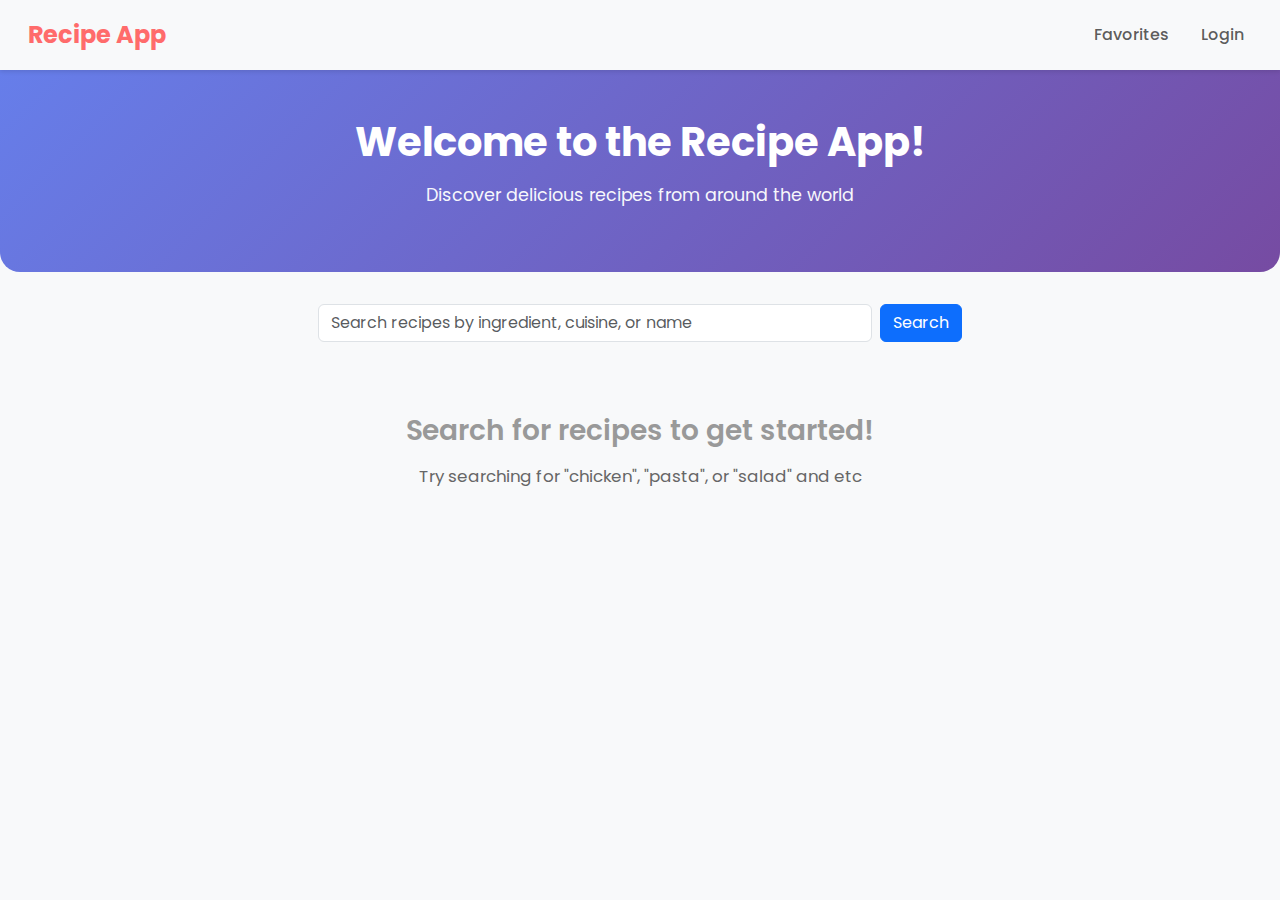
<file: index.html>
<!DOCTYPE html>
<html lang="en">
<head>
  <meta charset="UTF-8" />
  <meta name="viewport" content="width=device-width, initial-scale=1" />
  <title>Recipe App</title>
  <!-- Bootstrap CSS CDN -->
  <link
    href="https://cdn.jsdelivr.net/npm/bootstrap@5.3.2/dist/css/bootstrap.min.css"
    rel="stylesheet"
  />
  <!-- Custom CSS -->
  <link rel="stylesheet" href="css/style.css" />
</head>
<body>
  <!-- Navigation Bar -->
  <nav class="navbar navbar-expand-lg navbar-light bg-light">
    <div class="container-fluid">
      <a class="navbar-brand" href="index.html">Recipe App</a>
      <button
        class="navbar-toggler"
        type="button"
        data-bs-toggle="collapse"
        data-bs-target="#navbarNav"
        aria-controls="navbarNav"
        aria-expanded="false"
        aria-label="Toggle navigation"
      >
        <span class="navbar-toggler-icon"></span>
      </button>
      <div class="collapse navbar-collapse" id="navbarNav">
        <ul class="navbar-nav ms-auto">
          <li class="nav-item">
            <a class="nav-link" href="favorite.html">Favorites</a>
          </li>
          <li class="nav-item">
            <a class="nav-link" href="login.html">Login</a>
          </li>
        </ul>
      </div>
    </div>
  </nav>

  <!-- Hero Section -->
  <div class="hero-section">
    <div class="container">
      <h1 class="text-center">Welcome to the Recipe App!</h1>
      <p class="text-center">
        Discover delicious recipes from around the world
      </p>
    </div>
  </div>

  <!-- Main Content -->
  <div class="container">
    <!-- Search Form -->
    <form id="searchForm" class="d-flex justify-content-center mb-5">
      <input
        type="text"
        id="searchInput"
        class="form-control w-50"
        placeholder="Search recipes by ingredient, cuisine, or name"
        required
      />
      <button type="submit" class="btn btn-primary ms-2">Search</button>
    </form>

    <!-- Loading Spinner (hidden by default) -->
    <div id="loadingSpinner" class="spinner" style="display: none;"></div>

    <!-- Recipe Cards Container -->
    <div id="recipesContainer" class="row g-4">
      <!-- Recipe cards will be dynamically inserted here -->
    </div>

    <!-- Empty State -->
    <div id="emptyState" class="empty-state">
      <h3>Search for recipes to get started!</h3>
      <p>Try searching for "chicken", "pasta", or "salad" and etc</p>
    </div>
  </div>

  <!-- Bootstrap JS Bundle CDN -->
  <script src="https://cdn.jsdelivr.net/npm/bootstrap@5.3.2/dist/js/bootstrap.bundle.min.js"></script>
  <!-- Custom JS -->
  <script src="js/recipes.js"></script>
  <script src="js/app.js"></script>
</body>
</html>
</file>
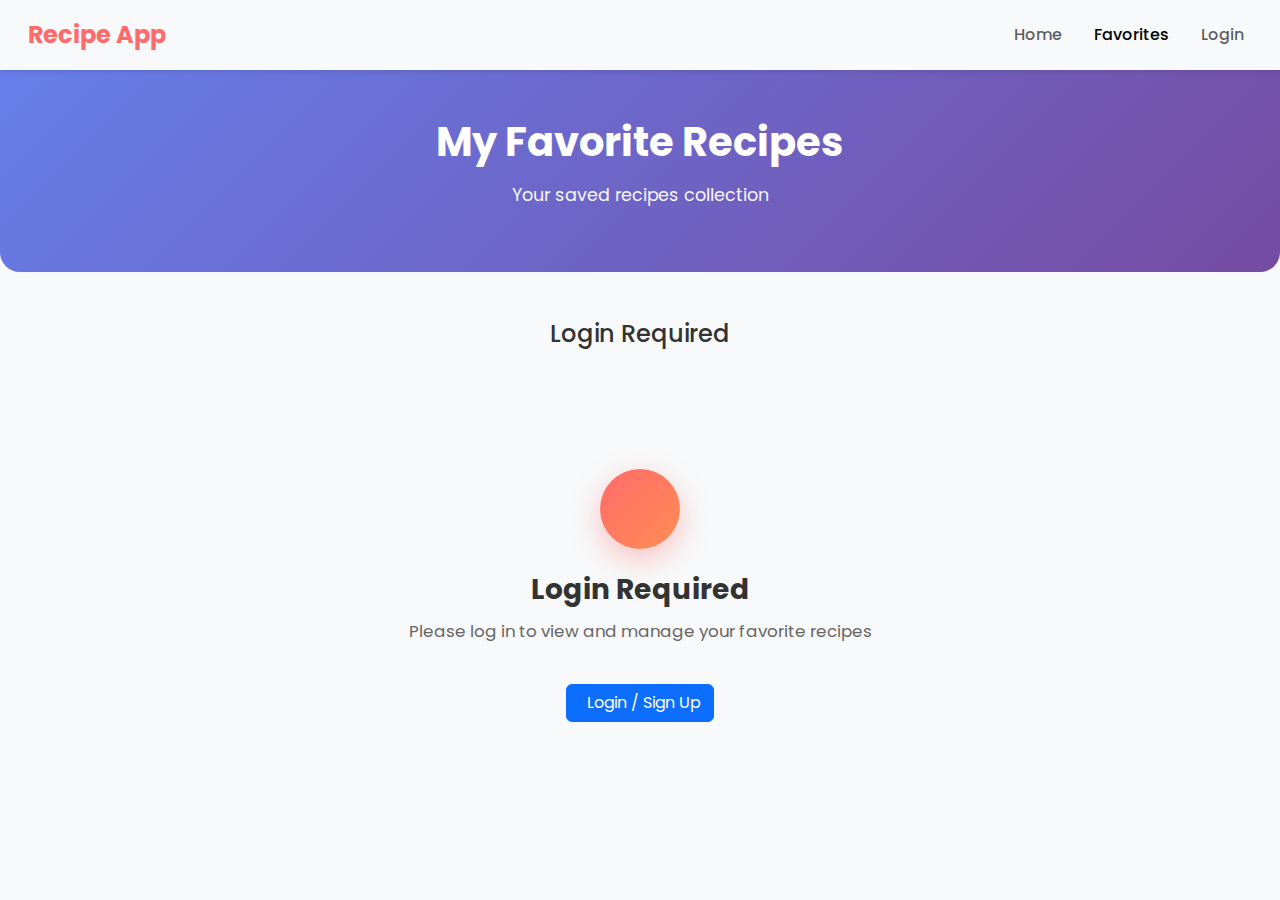
<file: favorite.html>
<!DOCTYPE html>
<html lang="en">
<head>
  <meta charset="UTF-8" />
  <meta name="viewport" content="width=device-width, initial-scale=1" />
  <title>My Favorites - Recipe App</title>
  <!-- Bootstrap CSS CDN -->
  <link
    href="https://cdn.jsdelivr.net/npm/bootstrap@5.3.2/dist/css/bootstrap.min.css"
    rel="stylesheet"
  />
  <!-- Custom CSS -->
  <link rel="stylesheet" href="css/style.css" />
</head>
<body>
  <!-- Navigation Bar -->
  <nav class="navbar navbar-expand-lg navbar-light bg-light">
    <div class="container-fluid">
      <a class="navbar-brand" href="index.html">Recipe App</a>
      <button
        class="navbar-toggler"
        type="button"
        data-bs-toggle="collapse"
        data-bs-target="#navbarNav"
        aria-controls="navbarNav"
        aria-expanded="false"
        aria-label="Toggle navigation"
      >
        <span class="navbar-toggler-icon"></span>
      </button>
      <div class="collapse navbar-collapse" id="navbarNav">
        <ul class="navbar-nav ms-auto">
          <li class="nav-item">
            <a class="nav-link" href="index.html">Home</a>
          </li>
          <li class="nav-item">
            <a class="nav-link active" href="favorite.html">Favorites</a>
          </li>
          <li class="nav-item">
            <a class="nav-link" href="login.html">Login</a>
          </li>
        </ul>
      </div>
    </div>
  </nav>

  <!-- Hero Section -->
  <div class="hero-section">
    <div class="container">
      <h1 class="text-center">My Favorite Recipes</h1>
      <p class="text-center">
        Your saved recipes collection
      </p>
    </div>
  </div>

  <!-- Main Content -->
  <div class="container my-5">
    <!-- Favorites Counter -->
    <div class="text-center mb-4">
      <h4 id="favoritesCount">Loading favorites...</h4>
    </div>

    <!-- Favorites Container -->
    <div id="favoritesContainer" class="row g-4">
      <!-- Favorite recipe cards will be dynamically inserted here -->
    </div>

    <!-- Empty State -->
    <div id="emptyFavorites" class="empty-state" style="display: none;">
      <h3>No favorites yet</h3>
      <p>Start adding recipes to your favorites from the home page!</p>
      <a href="index.html" class="btn btn-primary mt-3">Browse Recipes</a>
    </div>
  </div>

  <!-- Bootstrap JS Bundle CDN -->
  <script src="https://cdn.jsdelivr.net/npm/bootstrap@5.3.2/dist/js/bootstrap.bundle.min.js"></script>
  <!-- Custom JS -->
  <script src="js/favorites.js"></script>
</body>
</html>
</file>
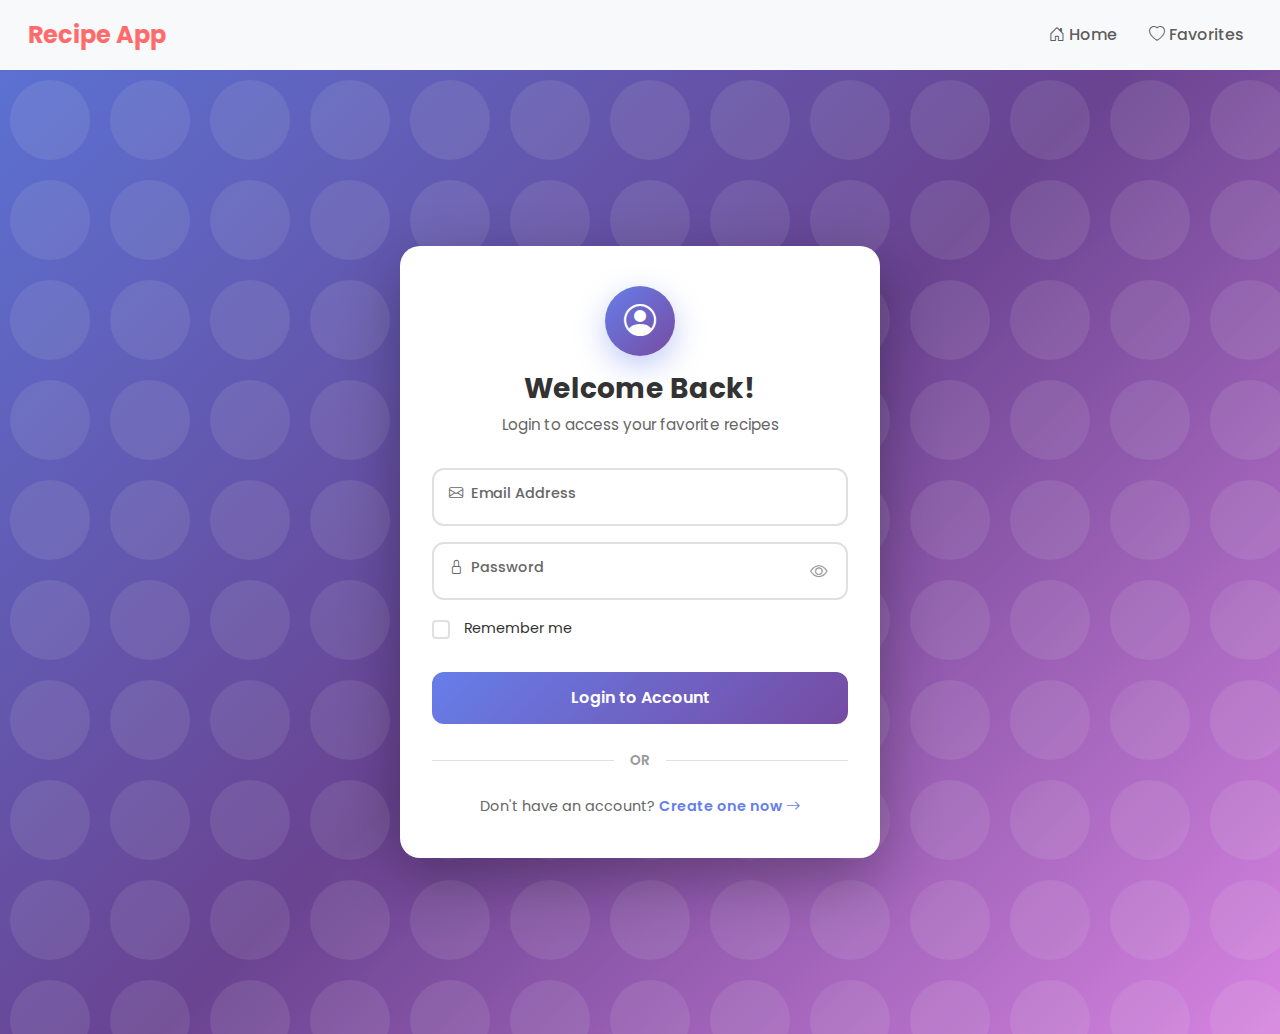
<file: login.html>
<!DOCTYPE html>
<html lang="en">
<head>
  <meta charset="UTF-8" />
  <meta name="viewport" content="width=device-width, initial-scale=1" />
  <title>Login & Register - Recipe App</title>
  <!-- Bootstrap CSS CDN -->
  <link
    href="https://cdn.jsdelivr.net/npm/bootstrap@5.3.2/dist/css/bootstrap.min.css"
    rel="stylesheet"
  />
  <!-- Bootstrap Icons -->
  <link rel="stylesheet" href="https://cdn.jsdelivr.net/npm/bootstrap-icons@1.11.1/font/bootstrap-icons.css">
  <!-- Custom CSS -->
  <link rel="stylesheet" href="css/style.css" />
  <link rel="stylesheet" href="css/auth.css" />
</head>
<body class="auth-page">
  <!-- Navigation Bar -->
  <nav class="navbar navbar-expand-lg navbar-light bg-light">
    <div class="container-fluid">
      <a class="navbar-brand" href="index.html">Recipe App</a>
      <button
        class="navbar-toggler"
        type="button"
        data-bs-toggle="collapse"
        data-bs-target="#navbarNav"
        aria-controls="navbarNav"
        aria-expanded="false"
        aria-label="Toggle navigation"
      >
        <span class="navbar-toggler-icon"></span>
      </button>
      <div class="collapse navbar-collapse" id="navbarNav">
        <ul class="navbar-nav ms-auto">
          <li class="nav-item">
            <a class="nav-link" href="index.html">
              <i class="bi bi-house-door me-1"></i>Home
            </a>
          </li>
          <li class="nav-item">
            <a class="nav-link" href="favorite.html">
              <i class="bi bi-heart me-1"></i>Favorites
            </a>
          </li>
        </ul>
      </div>
    </div>
  </nav>

  <!-- Auth Container with Background -->
  <div class="auth-background">
    <div class="auth-overlay"></div>
    <div class="container auth-container">
      <div class="row justify-content-center align-items-center min-vh-100">
        <div class="col-md-10 col-lg-8 col-xl-6">
          
          <!-- Login Form -->
          <div id="loginForm" class="auth-card">
            <div class="auth-card-inner">
              <div class="auth-header">
                <div class="auth-icon">
                  <i class="bi bi-person-circle"></i>
                </div>
                <h2 class="auth-title">Welcome Back!</h2>
                <p class="auth-subtitle">Login to access your favorite recipes</p>
              </div>
              
              <form id="loginSubmitForm" class="auth-form-content">
                <div class="form-floating mb-3">
                  <input
                    type="email"
                    class="form-control"
                    id="loginEmail"
                    placeholder="name@example.com"
                    required
                  />
                  <label for="loginEmail">
                    <i class="bi bi-envelope me-2"></i>Email Address
                  </label>
                </div>
                
                <div class="form-floating mb-3 password-group">
                  <input
                    type="password"
                    class="form-control"
                    id="loginPassword"
                    placeholder="Password"
                    required
                  />
                  <label for="loginPassword">
                    <i class="bi bi-lock me-2"></i>Password
                  </label>
                  <button type="button" class="password-toggle" onclick="togglePassword('loginPassword')">
                    <i class="bi bi-eye" id="loginPassword-icon"></i>
                  </button>
                </div>
                
                <div class="mb-4">
                  <div class="form-check">
                    <input class="form-check-input" type="checkbox" id="rememberMe">
                    <label class="form-check-label" for="rememberMe">
                      Remember me
                    </label>
                  </div>
                </div>
                
                <button type="submit" class="btn btn-primary btn-lg w-100 auth-submit-btn">
                  <span class="btn-text">Login to Account</span>
                  <span class="btn-loader" style="display: none;">
                    <span class="spinner-border spinner-border-sm me-2"></span>
                    Logging in...
                  </span>
                </button>
              </form>
              
              <div class="auth-divider">
                <span>OR</span>
              </div>
              
              <div class="auth-footer">
                <p class="auth-switch-text">
                  Don't have an account?
                  <a href="#" class="auth-switch-link" onclick="toggleForms(); return false;">
                    Create one now <i class="bi bi-arrow-right"></i>
                  </a>
                </p>
              </div>
            </div>
          </div>

          <!-- Register Form -->
          <div id="registerForm" class="auth-card" style="display: none;">
            <div class="auth-card-inner">
              <div class="auth-header">
                <div class="auth-icon register-icon">
                  <i class="bi bi-person-plus"></i>
                </div>
                <h2 class="auth-title">Create Account</h2>
                <p class="auth-subtitle">Join us to save and discover amazing recipes</p>
              </div>
              
              <form id="registerSubmitForm" class="auth-form-content">
                <div class="form-floating mb-3">
                  <input
                    type="text"
                    class="form-control"
                    id="registerName"
                    placeholder="John Doe"
                    required
                  />
                  <label for="registerName">
                    <i class="bi bi-person me-2"></i>Full Name
                  </label>
                </div>
                
                <div class="form-floating mb-3">
                  <input
                    type="email"
                    class="form-control"
                    id="registerEmail"
                    placeholder="name@example.com"
                    required
                  />
                  <label for="registerEmail">
                    <i class="bi bi-envelope me-2"></i>Email Address
                  </label>
                </div>
                
                <div class="form-floating mb-3 password-group">
                  <input
                    type="password"
                    class="form-control"
                    id="registerPassword"
                    placeholder="Password"
                    required
                  />
                  <label for="registerPassword">
                    <i class="bi bi-lock me-2"></i>Password
                  </label>
                  <button type="button" class="password-toggle" onclick="togglePassword('registerPassword')">
                    <i class="bi bi-eye" id="registerPassword-icon"></i>
                  </button>
                  <div class="password-strength" id="passwordStrength"></div>
                </div>
                
                <div class="form-floating mb-3 password-group">
                  <input
                    type="password"
                    class="form-control"
                    id="registerConfirmPassword"
                    placeholder="Confirm Password"
                    required
                  />
                  <label for="registerConfirmPassword">
                    <i class="bi bi-lock-fill me-2"></i>Confirm Password
                  </label>
                  <button type="button" class="password-toggle" onclick="togglePassword('registerConfirmPassword')">
                    <i class="bi bi-eye" id="registerConfirmPassword-icon"></i>
                  </button>
                </div>
                
                <div class="mb-4">
                  <div class="form-check">
                    <input class="form-check-input" type="checkbox" id="agreeTerms" required>
                    <label class="form-check-label" for="agreeTerms">
                      I agree to the Terms and Conditions
                    </label>
                  </div>
                </div>
                
                <button type="submit" class="btn btn-success btn-lg w-100 auth-submit-btn">
                  <span class="btn-text">Create Account</span>
                  <span class="btn-loader" style="display: none;">
                    <span class="spinner-border spinner-border-sm me-2"></span>
                    Creating...
                  </span>
                </button>
              </form>
              
              <div class="auth-divider">
                <span>OR</span>
              </div>
              
              <div class="auth-footer">
                <p class="auth-switch-text">
                  Already have an account?
                  <a href="#" class="auth-switch-link" onclick="toggleForms(); return false;">
                    Login here <i class="bi bi-arrow-right"></i>
                  </a>
                </p>
              </div>
            </div>
          </div>

          <!-- Already Logged In View -->
          <div id="loggedInView" class="auth-card" style="display: none;">
            <div class="auth-card-inner text-center">
              <div class="auth-icon success-icon">
                <i class="bi bi-check-circle"></i>
              </div>
              <h2 class="auth-title">Welcome Back!</h2>
              <p class="auth-subtitle logged-in-name">
                <span id="userDisplayName"></span>
              </p>
              <p class="text-muted mb-4">You are already logged in to your account</p>
              
              <div class="d-flex gap-3 justify-content-center flex-wrap">
                <button class="btn btn-primary btn-lg" onclick="location.href='index.html'">
                  <i class="bi bi-house-door me-2"></i>Go to Home
                </button>
                <button class="btn btn-outline-danger btn-lg" onclick="logoutUser()">
                  <i class="bi bi-box-arrow-right me-2"></i>Logout
                </button>
              </div>
            </div>
          </div>
          
        </div>
      </div>
    </div>
  </div>

  <!-- Bootstrap JS Bundle CDN -->
  <script src="https://cdn.jsdelivr.net/npm/bootstrap@5.3.2/dist/js/bootstrap.bundle.min.js"></script>
  <!-- Custom JS -->
  <script src="js/auth.js"></script>
</body>
</html>
</file>
<file: css/style.css>
/* Custom Styles for Recipe App - FULLY RESPONSIVE */

/* Import Google Fonts */
@import url('https://fonts.googleapis.com/css2?family=Poppins:wght@300;400;600;700&display=swap');

/* Global Styles */
* {
  margin: 0;
  padding: 0;
  box-sizing: border-box;
}

body {
  font-family: 'Poppins', sans-serif;
  background-color: #f8f9fa;
  color: #333;
  overflow-x: hidden;
}

/* Navbar Styling - Responsive */
.navbar {
  box-shadow: 0 2px 4px rgba(0,0,0,0.1);
  padding: 0.75rem 1rem;
}

.navbar-brand {
  font-weight: 700;
  font-size: 1.5rem;
  color: #ff6b6b !important;
  transition: font-size 0.3s ease;
}

.nav-link {
  font-weight: 500;
  margin-left: 1rem;
  transition: color 0.3s ease;
  display: flex;
  align-items: center;
  padding: 0.5rem 0.75rem;
}

.nav-link:hover {
  color: #ff6b6b !important;
}

.navbar-toggler {
  border: none;
  padding: 0.5rem;
}

.navbar-toggler:focus {
  box-shadow: none;
  outline: none;
}

/* Hero Section - Responsive */
.hero-section {
  background: linear-gradient(135deg, #667eea 0%, #764ba2 100%);
  color: white;
  padding: 3rem 1rem;
  margin-bottom: 2rem;
  border-radius: 0 0 20px 20px;
}

.hero-section h1 {
  font-weight: 700;
  margin-bottom: 1rem;
  animation: fadeInDown 0.8s ease;
  font-size: clamp(1.5rem, 5vw, 2.5rem);
}

.hero-section p {
  font-size: clamp(0.95rem, 3vw, 1.1rem);
  opacity: 0.95;
  animation: fadeInUp 0.8s ease;
}

/* Container Responsive Padding */
.container {
  padding-left: 1rem;
  padding-right: 1rem;
}

/* Search and Filter Section - Fully Responsive */
.search-filter-section {
  animation: fadeIn 0.6s ease;
  margin-bottom: 2rem;
}

.search-form-wrapper {
  margin-bottom: 1.5rem;
}

.search-input-group {
  display: flex;
  gap: 0.5rem;
  justify-content: center;
  align-items: stretch;
  flex-wrap: wrap;
}

.search-input {
  flex: 1;
  min-width: 250px;
  border-radius: 25px;
  padding: 0.75rem 1.5rem;
  border: 2px solid #e0e0e0;
  transition: all 0.3s ease;
  font-size: clamp(0.9rem, 2vw, 1rem);
}

.search-input:focus {
  border-color: #667eea;
  box-shadow: 0 0 0 0.2rem rgba(102, 126, 234, 0.25);
  outline: none;
}

.search-btn,
.filter-toggle-btn {
  border-radius: 25px;
  padding: 0.75rem 1.5rem;
  font-weight: 600;
  transition: all 0.3s ease;
  white-space: nowrap;
  display: flex;
  align-items: center;
  justify-content: center;
  font-size: clamp(0.85rem, 2vw, 1rem);
  min-width: 120px;
}

.search-btn {
  background: linear-gradient(135deg, #667eea 0%, #764ba2 100%);
  border: none;
}

.search-btn:hover {
  transform: translateY(-2px);
  box-shadow: 0 4px 12px rgba(102, 126, 234, 0.4);
}

.filter-toggle-btn {
  background: #6c757d;
  border: none;
}

.filter-toggle-btn:hover {
  background: #5a6268;
  transform: translateY(-2px);
}

/* Advanced Filters - Responsive */
.advanced-filters {
  background: white;
  padding: 1.5rem;
  border-radius: 15px;
  box-shadow: 0 4px 12px rgba(0, 0, 0, 0.1);
  animation: slideDown 0.4s ease;
  margin-top: 1rem;
}

@keyframes slideDown {
  from {
    opacity: 0;
    transform: translateY(-20px);
  }
  to {
    opacity: 1;
    transform: translateY(0);
  }
}

.advanced-filters .form-label {
  font-size: clamp(0.85rem, 2vw, 0.9rem);
  color: #333;
  margin-bottom: 0.5rem;
  display: flex;
  align-items: center;
}

.advanced-filters .form-select {
  border: 2px solid #e0e0e0;
  border-radius: 10px;
  padding: 0.6rem 0.875rem;
  font-size: clamp(0.85rem, 2vw, 0.95rem);
  transition: all 0.3s ease;
  width: 100%;
}

.advanced-filters .form-select:focus {
  border-color: #667eea;
  box-shadow: 0 0 0 0.2rem rgba(102, 126, 234, 0.15);
  outline: none;
}

.filter-actions {
  display: flex;
  justify-content: center;
  gap: 0.75rem;
  margin-top: 1.5rem;
  flex-wrap: wrap;
}

.filter-actions .btn {
  border-radius: 10px;
  padding: 0.6rem 1.5rem;
  font-weight: 600;
  transition: all 0.3s ease;
  font-size: clamp(0.85rem, 2vw, 0.95rem);
  min-width: 140px;
}

.filter-actions .btn:hover {
  transform: translateY(-2px);
}

/* Active Filters Display - Responsive */
.active-filters-display {
  display: flex;
  flex-wrap: wrap;
  gap: 0.5rem;
  justify-content: center;
  animation: fadeIn 0.4s ease;
  margin-top: 1rem;
}

.filter-badge {
  display: inline-flex;
  align-items: center;
  gap: 0.5rem;
  background: linear-gradient(135deg, #667eea 0%, #764ba2 100%);
  color: white;
  padding: 0.5rem 1rem;
  border-radius: 20px;
  font-size: clamp(0.8rem, 2vw, 0.9rem);
  font-weight: 500;
  box-shadow: 0 2px 8px rgba(102, 126, 234, 0.3);
  animation: scaleIn 0.3s ease;
}

@keyframes scaleIn {
  from {
    opacity: 0;
    transform: scale(0.8);
  }
  to {
    opacity: 1;
    transform: scale(1);
  }
}

.filter-badge i {
  cursor: pointer;
  transition: transform 0.2s ease;
  font-size: 1.1rem;
}

.filter-badge i:hover {
  transform: scale(1.3) rotate(90deg);
}

/* Recipe Cards - Fully Responsive */
.recipe-card {
  border: none;
  border-radius: 15px;
  overflow: hidden;
  transition: all 0.3s ease;
  box-shadow: 0 2px 8px rgba(0,0,0,0.1);
  height: 100%;
  display: flex;
  flex-direction: column;
}

.recipe-card:hover {
  transform: translateY(-5px);
  box-shadow: 0 8px 16px rgba(0,0,0,0.2);
}

.recipe-card img {
  height: 220px;
  object-fit: cover;
  width: 100%;
}

.recipe-card-body {
  padding: 1.25rem;
  flex-grow: 1;
  display: flex;
  flex-direction: column;
}

.recipe-title {
  font-weight: 600;
  font-size: clamp(1rem, 2.5vw, 1.1rem);
  margin-bottom: 0.5rem;
  color: #333;
  display: -webkit-box;
  -webkit-line-clamp: 2;
  -webkit-box-orient: vertical;
  overflow: hidden;
  line-height: 1.4;
}

.recipe-source {
  color: #666;
  font-size: clamp(0.85rem, 2vw, 0.9rem);
  margin-bottom: 0.75rem;
}

.recipe-calories {
  display: inline-block;
  background: #e8f5e9;
  color: #2e7d32;
  padding: 0.25rem 0.75rem;
  border-radius: 15px;
  font-size: clamp(0.8rem, 2vw, 0.85rem);
  font-weight: 600;
  margin-bottom: 0.75rem;
}

.recipe-card-body > div {
  margin-top: auto;
}

.btn-view {
  background: linear-gradient(135deg, #667eea 0%, #764ba2 100%);
  border: none;
  color: white;
  padding: 0.5rem 1.25rem;
  border-radius: 20px;
  font-weight: 600;
  transition: transform 0.3s ease;
  font-size: clamp(0.85rem, 2vw, 0.95rem);
  white-space: nowrap;
}

.btn-view:hover {
  transform: scale(1.05);
  color: white;
}

.btn-favorite {
  background: white;
  border: 2px solid #ff6b6b;
  color: #ff6b6b;
  padding: 0.5rem 0.875rem;
  border-radius: 20px;
  font-weight: 600;
  transition: all 0.3s ease;
  font-size: clamp(0.85rem, 2vw, 0.95rem);
  min-width: 45px;
  display: flex;
  align-items: center;
  justify-content: center;
}

.btn-favorite:hover {
  background: #ff6b6b;
  color: white;
}

.btn-favorite.active {
  background: #ff6b6b;
  color: white;
}

/* Loading Spinner */
.spinner {
  border: 4px solid #f3f3f3;
  border-top: 4px solid #667eea;
  border-radius: 50%;
  width: 50px;
  height: 50px;
  animation: spin 1s linear infinite;
  margin: 2rem auto;
}

/* Animations */
@keyframes fadeIn {
  from {
    opacity: 0;
  }
  to {
    opacity: 1;
  }
}

@keyframes fadeInDown {
  from {
    opacity: 0;
    transform: translateY(-20px);
  }
  to {
    opacity: 1;
    transform: translateY(0);
  }
}

@keyframes fadeInUp {
  from {
    opacity: 0;
    transform: translateY(20px);
  }
  to {
    opacity: 1;
    transform: translateY(0);
  }
}

@keyframes spin {
  0% { transform: rotate(0deg); }
  100% { transform: rotate(360deg); }
}

/* Empty State - Responsive */
.empty-state {
  text-align: center;
  padding: 3rem 1rem;
  color: #666;
}

.empty-state h3 {
  color: #999;
  font-weight: 600;
  margin-bottom: 1rem;
  font-size: clamp(1.25rem, 4vw, 1.75rem);
}

.empty-state p {
  font-size: clamp(0.95rem, 2.5vw, 1.05rem);
  margin-bottom: 0.5rem;
}

/* Recipe Detail Page - Responsive */
.img-fluid {
  max-width: 100%;
  height: auto;
}

.card {
  margin-bottom: 1.5rem;
}

.card-title {
  font-size: clamp(1rem, 2.5vw, 1.25rem);
}

.list-group-item {
  font-size: clamp(0.9rem, 2vw, 0.95rem);
  padding: 0.75rem 1rem;
}

/* Responsive Grid Breakpoints */
@media (min-width: 1400px) {
  .recipe-card img {
    height: 240px;
  }
}

@media (max-width: 1199px) {
  .recipe-card img {
    height: 200px;
  }
}

@media (max-width: 991px) {
  .navbar-brand {
    font-size: 1.35rem;
  }
  
  .nav-link {
    margin-left: 0;
    padding: 0.5rem 0;
  }
  
  .navbar-collapse {
    margin-top: 1rem;
  }
  
  .recipe-card img {
    height: 200px;
  }
}

/* Tablet Styles */
@media (max-width: 768px) {
  .hero-section {
    padding: 2.5rem 1rem;
    border-radius: 0 0 15px 15px;
  }
  
  .hero-section h1 {
    margin-bottom: 0.75rem;
  }
  
  .search-input-group {
    flex-direction: column;
    width: 100%;
  }
  
  .search-input {
    width: 100%;
    min-width: auto;
  }
  
  .search-btn,
  .filter-toggle-btn {
    width: 100%;
    padding: 0.75rem 1rem;
  }
  
  .advanced-filters {
    padding: 1.25rem;
  }
  
  .advanced-filters .row {
    row-gap: 1rem;
  }
  
  .filter-actions {
    flex-direction: column;
  }
  
  .filter-actions .btn {
    width: 100%;
  }
  
  .recipe-card img {
    height: 220px;
  }
  
  .recipe-card-body {
    padding: 1rem;
  }
  
  /* Recipe detail responsive */
  .col-lg-5, .col-lg-7 {
    margin-bottom: 1.5rem;
  }
}

/* Mobile Styles */
@media (max-width: 576px) {
  body {
    font-size: 14px;
  }
  
  .container {
    padding-left: 0.75rem;
    padding-right: 0.75rem;
  }
  
  .hero-section {
    padding: 2rem 0.75rem;
    margin-bottom: 1.5rem;
    border-radius: 0 0 12px 12px;
  }
  
  .navbar {
    padding: 0.5rem 0.75rem;
  }
  
  .navbar-brand {
    font-size: 1.25rem;
  }
  
  .search-filter-section {
    margin-bottom: 1.5rem;
  }
  
  .search-input {
    padding: 0.65rem 1.25rem;
    border-radius: 20px;
  }
  
  .search-btn,
  .filter-toggle-btn {
    padding: 0.65rem 1rem;
    border-radius: 20px;
    font-size: 0.9rem;
  }
  
  .advanced-filters {
    padding: 1rem;
    border-radius: 12px;
  }
  
  .advanced-filters .form-label {
    margin-bottom: 0.4rem;
  }
  
  .advanced-filters .form-select {
    padding: 0.5rem 0.75rem;
    font-size: 0.9rem;
  }
  
  .filter-actions .btn {
    padding: 0.6rem 1rem;
    font-size: 0.9rem;
  }
  
  .filter-badge {
    padding: 0.4rem 0.875rem;
    font-size: 0.85rem;
  }
  
  .recipe-card {
    margin-bottom: 1rem;
  }
  
  .recipe-card img {
    height: 200px;
  }
  
  .recipe-card-body {
    padding: 0.875rem;
  }
  
  .recipe-title {
    font-size: 1rem;
    margin-bottom: 0.4rem;
  }
  
  .recipe-source {
    font-size: 0.85rem;
    margin-bottom: 0.6rem;
  }
  
  .recipe-calories {
    font-size: 0.8rem;
    padding: 0.2rem 0.6rem;
  }
  
  .btn-view,
  .btn-favorite {
    font-size: 0.85rem;
    padding: 0.45rem 1rem;
  }
  
  .empty-state {
    padding: 2rem 0.75rem;
  }
  
  /* Recipe detail mobile */
  .card-body {
    padding: 1rem;
  }
  
  h1 {
    font-size: 1.5rem !important;
  }
  
  h4, h5 {
    font-size: 1.1rem;
  }
  
  .list-group-item {
    font-size: 0.9rem;
    padding: 0.6rem 0.875rem;
  }
}

/* Extra Small Mobile */
@media (max-width: 375px) {
  .hero-section h1 {
    font-size: 1.35rem;
  }
  
  .hero-section p {
    font-size: 0.9rem;
  }
  
  .search-btn i,
  .filter-toggle-btn i {
    margin-right: 0 !important;
  }
  
  .search-btn span:not(.bi),
  .filter-toggle-btn span:not(.bi) {
    display: none;
  }
  
  .search-btn,
  .filter-toggle-btn {
    min-width: 50px;
    padding: 0.65rem;
  }
  
  .recipe-card img {
    height: 180px;
  }
  
  .filter-badge {
    font-size: 0.8rem;
    padding: 0.35rem 0.75rem;
  }
}

/* Landscape Mobile Optimization */
@media (max-width: 896px) and (orientation: landscape) {
  .hero-section {
    padding: 1.5rem 1rem;
  }
  
  .hero-section h1 {
    font-size: 1.5rem;
  }
  
  .hero-section p {
    font-size: 0.95rem;
  }
  
  .recipe-card img {
    height: 180px;
  }
}

/* High DPI Screens */
@media (-webkit-min-device-pixel-ratio: 2), (min-resolution: 192dpi) {
  .recipe-card img {
    image-rendering: -webkit-optimize-contrast;
  }
}

/* Print Styles */
@media print {
  .navbar,
  .hero-section,
  .search-filter-section,
  .btn-favorite,
  .empty-state {
    display: none !important;
  }
  
  .recipe-card {
    page-break-inside: avoid;
    box-shadow: none;
    border: 1px solid #ddd;
  }
}

/* Touch Device Optimizations */
@media (hover: none) and (pointer: coarse) {
  .btn,
  .recipe-card,
  .filter-badge i {
    -webkit-tap-highlight-color: transparent;
  }
  
  .btn:active {
    transform: scale(0.98);
  }
  
  .recipe-card:active {
    transform: translateY(-2px);
  }
}

/* Accessibility Improvements */
@media (prefers-reduced-motion: reduce) {
  *,
  *::before,
  *::after {
    animation-duration: 0.01ms !important;
    animation-iteration-count: 1 !important;
    transition-duration: 0.01ms !important;
  }
}

/* Dark Mode Support (Optional) */
@media (prefers-color-scheme: dark) {
  /* Uncomment to enable dark mode support
  body {
    background-color: #1a1a1a;
    color: #e0e0e0;
  }
  
  .navbar {
    background-color: #2d2d2d !important;
  }
  
  .recipe-card {
    background-color: #2d2d2d;
  }
  
  .advanced-filters {
    background-color: #2d2d2d;
  }
  */
}
</file>
<file: css/auth.css>
/* Authentication Page Styles with Animations - COMPACT VERSION */

/* Background and Layout */
.auth-page {
  min-height: 100vh;
  background: #f8f9fa;
}

.auth-background {
  position: relative;
  min-height: calc(100vh - 56px);
  background: linear-gradient(135deg, #667eea 0%, #764ba2 50%, #f093fb 100%);
  overflow: hidden;
}

.auth-background::before {
  content: '';
  position: absolute;
  top: 0;
  left: 0;
  right: 0;
  bottom: 0;
  background: url('data:image/svg+xml,<svg width="100" height="100" xmlns="http://www.w3.org/2000/svg"><circle cx="50" cy="50" r="40" fill="rgba(255,255,255,0.1)"/></svg>');
  background-size: 100px 100px;
  animation: backgroundMove 20s linear infinite;
}

@keyframes backgroundMove {
  0% {
    transform: translate(0, 0);
  }
  100% {
    transform: translate(100px, 100px);
  }
}

.auth-overlay {
  position: absolute;
  top: 0;
  left: 0;
  right: 0;
  bottom: 0;
  background: rgba(0, 0, 0, 0.1);
}

.auth-container {
  position: relative;
  z-index: 10;
  padding: 2rem 1rem;
}

/* Auth Card - COMPACT SIZE */
.auth-card {
  background: white;
  border-radius: 20px;
  box-shadow: 0 20px 60px rgba(0, 0, 0, 0.3);
  overflow: hidden;
  animation: slideUp 0.6s cubic-bezier(0.16, 1, 0.3, 1);
  transform-origin: center;
  max-width: 480px; /* Reduced from full width */
  margin: 0 auto; /* Center the card */
}

@keyframes slideUp {
  from {
    opacity: 0;
    transform: translateY(40px) scale(0.95);
  }
  to {
    opacity: 1;
    transform: translateY(0) scale(1);
  }
}

.auth-card-inner {
  padding: 2.5rem 2rem; /* Reduced padding */
}

/* Header Section */
.auth-header {
  text-align: center;
  margin-bottom: 2rem; /* Reduced margin */
  animation: fadeInDown 0.8s ease;
}

@keyframes fadeInDown {
  from {
    opacity: 0;
    transform: translateY(-20px);
  }
  to {
    opacity: 1;
    transform: translateY(0);
  }
}

.auth-icon {
  width: 70px; /* Reduced from 80px */
  height: 70px;
  margin: 0 auto 1rem; /* Reduced margin */
  background: linear-gradient(135deg, #667eea 0%, #764ba2 100%);
  border-radius: 50%;
  display: flex;
  align-items: center;
  justify-content: center;
  font-size: 2rem; /* Reduced font size */
  color: white;
  box-shadow: 0 10px 30px rgba(102, 126, 234, 0.4);
  animation: iconPulse 2s ease-in-out infinite;
}

.register-icon {
  background: linear-gradient(135deg, #56ab2f 0%, #a8e063 100%);
  box-shadow: 0 10px 30px rgba(168, 224, 99, 0.4);
}

.success-icon {
  background: linear-gradient(135deg, #11998e 0%, #38ef7d 100%);
  box-shadow: 0 10px 30px rgba(56, 239, 125, 0.4);
}

@keyframes iconPulse {
  0%, 100% {
    transform: scale(1);
  }
  50% {
    transform: scale(1.05);
  }
}

.auth-title {
  font-size: 1.75rem; /* Reduced from 2rem */
  font-weight: 700;
  color: #333;
  margin-bottom: 0.5rem;
}

.auth-subtitle {
  color: #666;
  font-size: 0.95rem; /* Reduced font size */
  margin: 0;
}

.logged-in-name {
  font-size: 1.2rem;
  font-weight: 600;
  color: #667eea;
}

/* Form Elements */
.auth-form-content {
  animation: fadeIn 0.8s ease 0.2s both;
}

@keyframes fadeIn {
  from {
    opacity: 0;
  }
  to {
    opacity: 1;
  }
}

.form-floating {
  position: relative;
  margin-bottom: 1rem; /* Consistent spacing */
}

.form-floating > .form-control {
  height: calc(3rem + 2px); /* Reduced height */
  padding: 0.875rem 1rem; /* Reduced padding */
  border: 2px solid #e0e0e0;
  border-radius: 12px;
  font-size: 0.95rem; /* Reduced font size */
  transition: all 0.3s cubic-bezier(0.16, 1, 0.3, 1);
}

.form-floating > .form-control:focus {
  border-color: #667eea;
  box-shadow: 0 0 0 0.25rem rgba(102, 126, 234, 0.15);
  transform: translateY(-2px);
}

.form-floating > label {
  padding: 0.875rem 1rem;
  color: #666;
  font-weight: 500;
  font-size: 0.9rem;
}

.form-floating > .form-control:focus ~ label,
.form-floating > .form-control:not(:placeholder-shown) ~ label {
  opacity: 0.65;
  transform: scale(0.85) translateY(-0.5rem) translateX(0.15rem);
  color: #667eea;
}

/* Password Toggle */
.password-group {
  position: relative;
}

.password-toggle {
  position: absolute;
  right: 12px;
  top: 50%;
  transform: translateY(-50%);
  background: none;
  border: none;
  color: #999;
  cursor: pointer;
  padding: 0.5rem;
  z-index: 10;
  transition: color 0.3s ease;
}

.password-toggle:hover {
  color: #667eea;
}

.password-toggle i {
  font-size: 1.1rem;
}

/* Password Strength Indicator */
.password-strength {
  position: absolute;
  bottom: -20px;
  left: 0;
  right: 0;
  height: 3px;
  background: #e0e0e0;
  border-radius: 2px;
  overflow: hidden;
  transition: all 0.3s ease;
}

.password-strength::after {
  content: '';
  position: absolute;
  left: 0;
  top: 0;
  height: 100%;
  width: 0;
  transition: all 0.3s ease;
}

.password-strength.weak::after {
  width: 33%;
  background: #ff6b6b;
}

.password-strength.medium::after {
  width: 66%;
  background: #ffd93d;
}

.password-strength.strong::after {
  width: 100%;
  background: #6bcf7f;
}

/* Submit Button */
.auth-submit-btn {
  position: relative;
  overflow: hidden;
  border-radius: 12px;
  padding: 0.875rem 1rem; /* Reduced padding */
  font-weight: 600;
  font-size: 1rem; /* Reduced font size */
  border: none;
  transition: all 0.3s cubic-bezier(0.16, 1, 0.3, 1);
  margin-top: 0.5rem;
}

.auth-submit-btn::before {
  content: '';
  position: absolute;
  top: 50%;
  left: 50%;
  width: 0;
  height: 0;
  border-radius: 50%;
  background: rgba(255, 255, 255, 0.3);
  transform: translate(-50%, -50%);
  transition: width 0.6s, height 0.6s;
}

.auth-submit-btn:hover::before {
  width: 300px;
  height: 300px;
}

.auth-submit-btn:hover {
  transform: translateY(-3px);
  box-shadow: 0 10px 30px rgba(0, 0, 0, 0.3);
}

.auth-submit-btn:active {
  transform: translateY(-1px);
}

.btn-primary.auth-submit-btn {
  background: linear-gradient(135deg, #667eea 0%, #764ba2 100%);
}

.btn-success.auth-submit-btn {
  background: linear-gradient(135deg, #56ab2f 0%, #a8e063 100%);
}

.btn-loader {
  display: inline-flex;
  align-items: center;
}

/* Divider */
.auth-divider {
  position: relative;
  text-align: center;
  margin: 1.5rem 0; /* Reduced margin */
}

.auth-divider::before {
  content: '';
  position: absolute;
  top: 50%;
  left: 0;
  right: 0;
  height: 1px;
  background: #e0e0e0;
}

.auth-divider span {
  position: relative;
  display: inline-block;
  padding: 0 1rem;
  background: white;
  color: #999;
  font-weight: 600;
  font-size: 0.85rem;
}

/* Footer */
.auth-footer {
  text-align: center;
  animation: fadeIn 1s ease 0.4s both;
}

.auth-switch-text {
  color: #666;
  font-size: 0.9rem;
  margin: 0;
}

.auth-switch-link {
  color: #667eea;
  font-weight: 600;
  text-decoration: none;
  transition: all 0.3s ease;
  display: inline-flex;
  align-items: center;
  gap: 0.25rem;
}

.auth-switch-link:hover {
  color: #764ba2;
  gap: 0.5rem;
}

.auth-switch-link i {
  transition: transform 0.3s ease;
}

.auth-switch-link:hover i {
  transform: translateX(3px);
}

/* Checkbox */
.form-check {
  margin-bottom: 1rem;
}

.form-check-input {
  width: 1.15rem;
  height: 1.15rem;
  border: 2px solid #e0e0e0;
  border-radius: 0.35rem;
  cursor: pointer;
  transition: all 0.3s ease;
}

.form-check-input:checked {
  background-color: #667eea;
  border-color: #667eea;
}

.form-check-label {
  margin-left: 0.5rem;
  cursor: pointer;
  user-select: none;
  font-size: 0.9rem;
}

/* Responsive */
@media (max-width: 768px) {
  .auth-card {
    max-width: 100%;
    margin: 0;
    border-radius: 15px;
  }
  
  .auth-card-inner {
    padding: 2rem 1.5rem;
  }
  
  .auth-icon {
    width: 60px;
    height: 60px;
    font-size: 1.75rem;
  }
  
  .auth-title {
    font-size: 1.5rem;
  }
  
  .auth-subtitle {
    font-size: 0.9rem;
  }
  
  .form-floating > .form-control {
    font-size: 0.9rem;
  }
  
  .auth-submit-btn {
    font-size: 0.95rem;
  }
}

@media (max-width: 576px) {
  .auth-container {
    padding: 1rem 0.5rem;
  }
  
  .auth-card-inner {
    padding: 1.5rem 1.25rem;
  }
}

/* Alert Animations */
.alert {
  animation: slideInDown 0.5s ease;
  border-radius: 12px;
  border: none;
  box-shadow: 0 4px 12px rgba(0, 0, 0, 0.15);
}

@keyframes slideInDown {
  from {
    transform: translateY(-100%);
    opacity: 0;
  }
  to {
    transform: translateY(0);
    opacity: 1;
  }
}

/* Logged In View - Compact Buttons */
#loggedInView .d-flex {
  gap: 0.75rem !important;
}

#loggedInView .btn {
  padding: 0.75rem 1.5rem;
  font-size: 0.95rem;
}
</file>
